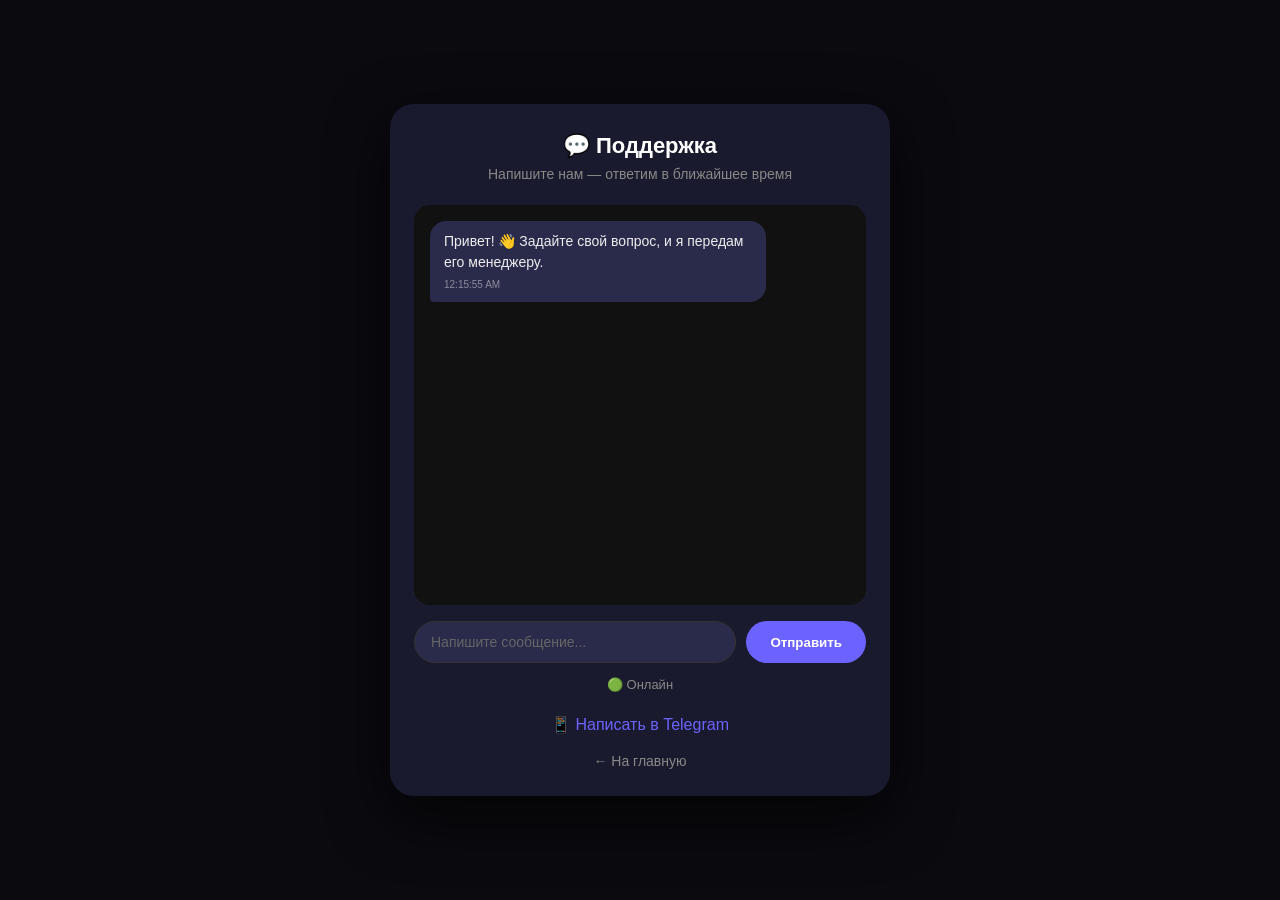
<file: chat.html>
<!DOCTYPE html>
<html lang="ru">
<head>
    <meta charset="UTF-8" />
    <meta name="viewport" content="width=device-width, initial-scale=1.0" />
    <title>Чат с поддержкой — AI Solutions</title>
    <link rel="stylesheet" href="style.css" />
    <style>
        body {
            background: #0a0a0f;
            display: flex;
            justify-content: center;
            align-items: center;
            min-height: 100vh;
            margin: 0;
            padding: 20px;
            font-family: 'Inter', sans-serif;
        }
        .chat-wrapper {
            max-width: 500px;
            width: 100%;
            background: #1a1a2e;
            border-radius: 24px;
            padding: 24px;
            box-shadow: 0 20px 60px rgba(0,0,0,0.6);
        }
        .chat-header {
            text-align: center;
            margin-bottom: 20px;
        }
        .chat-header h1 {
            font-size: 22px;
            color: #fff;
        }
        .chat-header p {
            color: #888;
            font-size: 14px;
        }
        .chat-messages {
            background: #111;
            border-radius: 16px;
            padding: 16px;
            height: 400px;
            overflow-y: auto;
            display: flex;
            flex-direction: column;
            gap: 8px;
            margin-bottom: 16px;
        }
        .message {
            max-width: 80%;
            padding: 10px 14px;
            border-radius: 16px;
            font-size: 14px;
            line-height: 1.5;
        }
        .message.user {
            background: #6c63ff;
            align-self: flex-end;
            border-bottom-right-radius: 4px;
            color: #fff;
        }
        .message.bot {
            background: #2a2a4a;
            align-self: flex-start;
            border-bottom-left-radius: 4px;
            color: #eee;
        }
        .message .time {
            display: block;
            font-size: 10px;
            opacity: 0.5;
            margin-top: 4px;
        }
        .chat-input {
            display: flex;
            gap: 10px;
        }
        .chat-input input {
            flex: 1;
            padding: 12px 16px;
            border-radius: 30px;
            border: 1px solid #333;
            background: #2a2a4a;
            color: #fff;
            font-size: 14px;
            outline: none;
        }
        .chat-input input::placeholder {
            color: #666;
        }
        .chat-input button {
            padding: 12px 24px;
            border-radius: 30px;
            border: none;
            background: #6c63ff;
            color: #fff;
            font-weight: 600;
            cursor: pointer;
            transition: 0.2s;
        }
        .chat-input button:hover {
            background: #5a52d5;
        }
        .status {
            text-align: center;
            font-size: 13px;
            color: #888;
            margin-top: 12px;
        }
        .status.sent { color: #4caf50; }
        .status.error { color: #f44336; }
        .telegram-link {
            display: block;
            text-align: center;
            margin-top: 16px;
            color: #6c63ff;
            text-decoration: none;
            font-weight: 500;
        }
        .telegram-link:hover {
            text-decoration: underline;
        }
        .back-link {
            display: block;
            text-align: center;
            margin-top: 12px;
            color: #666;
            font-size: 14px;
        }
        .back-link a {
            color: #888;
            text-decoration: none;
        }
        .back-link a:hover {
            color: #fff;
        }
    </style>
</head>
<body>
    <div class="chat-wrapper">
        <div class="chat-header">
            <h1>💬 Поддержка</h1>
            <p>Напишите нам — ответим в ближайшее время</p>
        </div>
        <div class="chat-messages" id="messages">
            <div class="message bot">
                Привет! 👋 Задайте свой вопрос, и я передам его менеджеру.
                <span class="time">только что</span>
            </div>
        </div>
        <div class="chat-input">
            <input type="text" id="input" placeholder="Напишите сообщение..." />
            <button id="sendBtn">Отправить</button>
        </div>
        <div class="status" id="status">🟢 Онлайн</div>
        <a href="https://t.me/AI_Solutions_bot" target="_blank" class="telegram-link">📱 Написать в Telegram</a>
        <div class="back-link"><a href="index.html">← На главную</a></div>
    </div>

    <script>
        // === ТВОИ ДАННЫЕ ===
        const BOT_TOKEN = "8894799192:AAHgu_i-l42bdgdt1bOJqRk6bhNztJn-IAM";
        const OWNER_ID = "7857085268";
        // ===================

        const messagesDiv = document.getElementById('messages');
        const input = document.getElementById('input');
        const sendBtn = document.getElementById('sendBtn');
        const statusDiv = document.getElementById('status');

        let messages = JSON.parse(localStorage.getItem('chatMessages') || '[]');

        function addMessage(text, sender) {
            const div = document.createElement('div');
            div.className = `message ${sender}`;
            const time = new Date().toLocaleTimeString();
            div.innerHTML = text + ` <span class="time">${time}</span>`;
            messagesDiv.appendChild(div);
            messagesDiv.scrollTop = messagesDiv.scrollHeight;
            messages.push({ text, sender, time });
            localStorage.setItem('chatMessages', JSON.stringify(messages));
        }

        function loadMessages() {
            messagesDiv.innerHTML = '';
            if (messages.length === 0) {
                addMessage('Привет! 👋 Задайте свой вопрос, и я передам его менеджеру.', 'bot');
                return;
            }
            messages.forEach(msg => {
                const div = document.createElement('div');
                div.className = `message ${msg.sender}`;
                div.innerHTML = msg.text + ` <span class="time">${msg.time}</span>`;
                messagesDiv.appendChild(div);
            });
            messagesDiv.scrollTop = messagesDiv.scrollHeight;
        }

        async function sendMessage() {
            const text = input.value.trim();
            if (!text) return;
            input.value = '';
            addMessage(text, 'user');
            statusDiv.textContent = '⏳ Отправка...';
            statusDiv.className = 'status';

            try {
                const url = `https://api.telegram.org/bot${BOT_TOKEN}/sendMessage`;
                const response = await fetch(url, {
                    method: 'POST',
                    headers: { 'Content-Type': 'application/json' },
                    body: JSON.stringify({
                        chat_id: OWNER_ID,
                        text: `📩 Новое сообщение с сайта:\n\n${text}`,
                        parse_mode: 'HTML'
                    })
                });

                if (response.ok) {
                    statusDiv.textContent = '✅ Сообщение отправлено!';
                    statusDiv.className = 'status sent';
                } else {
                    statusDiv.textContent = '❌ Ошибка отправки';
                    statusDiv.className = 'status error';
                }
            } catch (error) {
                statusDiv.textContent = '❌ Ошибка соединения';
                statusDiv.className = 'status error';
            }
        }

        sendBtn.addEventListener('click', sendMessage);
        input.addEventListener('keydown', (e) => {
            if (e.key === 'Enter') sendMessage();
        });

        loadMessages();
    </script>
</body>
</html>
</file>
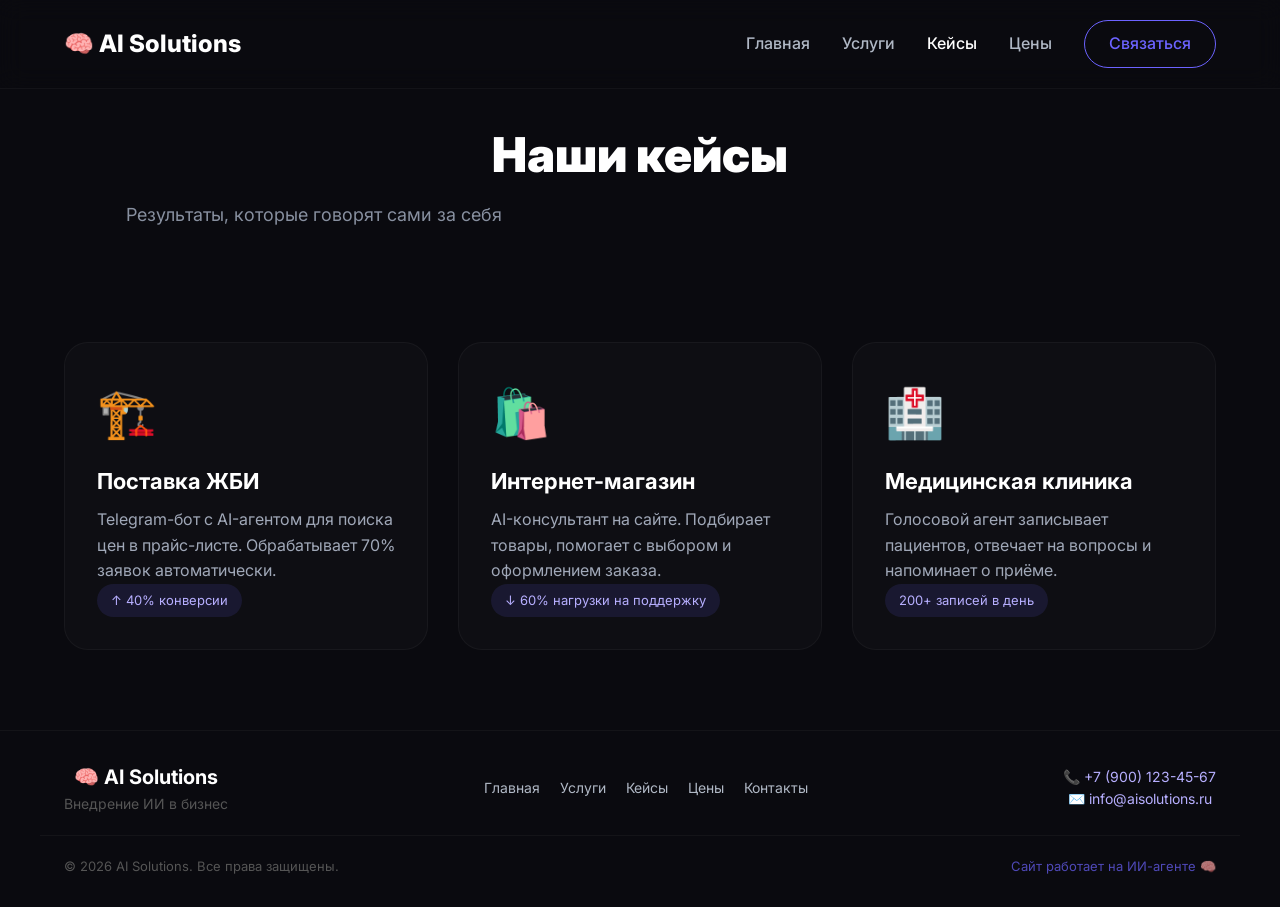
<file: pages/cases.html>
<!DOCTYPE html>
<html lang="ru">
<head>
    <meta charset="UTF-8" />
    <meta name="viewport" content="width=device-width, initial-scale=1.0" />
    <title>Кейсы — AI Solutions</title>
    <link rel="stylesheet" href="../style.css" />
    <link href="https://fonts.googleapis.com/css2?family=Inter:wght@400;500;600;700;800;900&display=swap" rel="stylesheet" />
</head>
<body>
    <header class="header">
        <div class="container header-inner">
            <a href="../index.html" class="logo">🧠 AI Solutions</a>
            <nav class="nav">
                <a href="../index.html">Главная</a>
                <a href="services.html">Услуги</a>
                <a href="cases.html" class="active">Кейсы</a>
                <a href="pricing.html">Цены</a>
                <a href="contact.html" class="btn-outline">Связаться</a>
            </nav>
        </div>
    </header>

    <section class="hero" style="padding: 40px 0;">
        <div class="container">
            <h1 style="text-align:center;">Наши кейсы</h1>
            <p style="text-align:center;color:#8890a0;font-size:18px;">Результаты, которые говорят сами за себя</p>
        </div>
    </section>

    <section style="padding: 40px 0 80px;">
        <div class="container">
            <div style="display:grid;grid-template-columns:repeat(auto-fit,minmax(260px,1fr));gap:30px;">
                <div style="background:rgba(255,255,255,0.02);padding:32px;border-radius:24px;border:1px solid rgba(255,255,255,0.04);">
                    <div style="font-size:48px;margin-bottom:12px;">🏗️</div>
                    <h4 style="font-size:22px;margin-bottom:8px;">Поставка ЖБИ</h4>
                    <p style="color:#a0a8b8;">Telegram-бот с AI-агентом для поиска цен в прайс-листе. Обрабатывает 70% заявок автоматически.</p>
                    <span style="display:inline-block;background:rgba(108,99,255,0.12);color:#b7afff;padding:6px 14px;border-radius:20px;font-size:13px;">↑ 40% конверсии</span>
                </div>
                <div style="background:rgba(255,255,255,0.02);padding:32px;border-radius:24px;border:1px solid rgba(255,255,255,0.04);">
                    <div style="font-size:48px;margin-bottom:12px;">🛍️</div>
                    <h4 style="font-size:22px;margin-bottom:8px;">Интернет-магазин</h4>
                    <p style="color:#a0a8b8;">AI-консультант на сайте. Подбирает товары, помогает с выбором и оформлением заказа.</p>
                    <span style="display:inline-block;background:rgba(108,99,255,0.12);color:#b7afff;padding:6px 14px;border-radius:20px;font-size:13px;">↓ 60% нагрузки на поддержку</span>
                </div>
                <div style="background:rgba(255,255,255,0.02);padding:32px;border-radius:24px;border:1px solid rgba(255,255,255,0.04);">
                    <div style="font-size:48px;margin-bottom:12px;">🏥</div>
                    <h4 style="font-size:22px;margin-bottom:8px;">Медицинская клиника</h4>
                    <p style="color:#a0a8b8;">Голосовой агент записывает пациентов, отвечает на вопросы и напоминает о приёме.</p>
                    <span style="display:inline-block;background:rgba(108,99,255,0.12);color:#b7afff;padding:6px 14px;border-radius:20px;font-size:13px;">200+ записей в день</span>
                </div>
            </div>
        </div>
    </section>

    <footer class="footer">
        <div class="container footer-inner">
            <div>
                <p class="footer-logo">🧠 AI Solutions</p>
                <p>Внедрение ИИ в бизнес</p>
            </div>
            <nav class="footer-nav">
                <a href="../index.html">Главная</a>
                <a href="services.html">Услуги</a>
                <a href="cases.html">Кейсы</a>
                <a href="pricing.html">Цены</a>
                <a href="contact.html">Контакты</a>
            </nav>
            <div class="footer-contacts">
                <a href="tel:+79001234567">📞 +7 (900) 123-45-67</a>
                <a href="mailto:info@aisolutions.ru">✉️ info@aisolutions.ru</a>
            </div>
        </div>
        <div class="container footer-bottom">
            <p>© 2026 AI Solutions. Все права защищены.</p>
            <p class="footer-ai">Сайт работает на ИИ-агенте 🧠</p>
        </div>
    </footer>

    <script src="../script.js"></script>
</body>
</html>
</file>
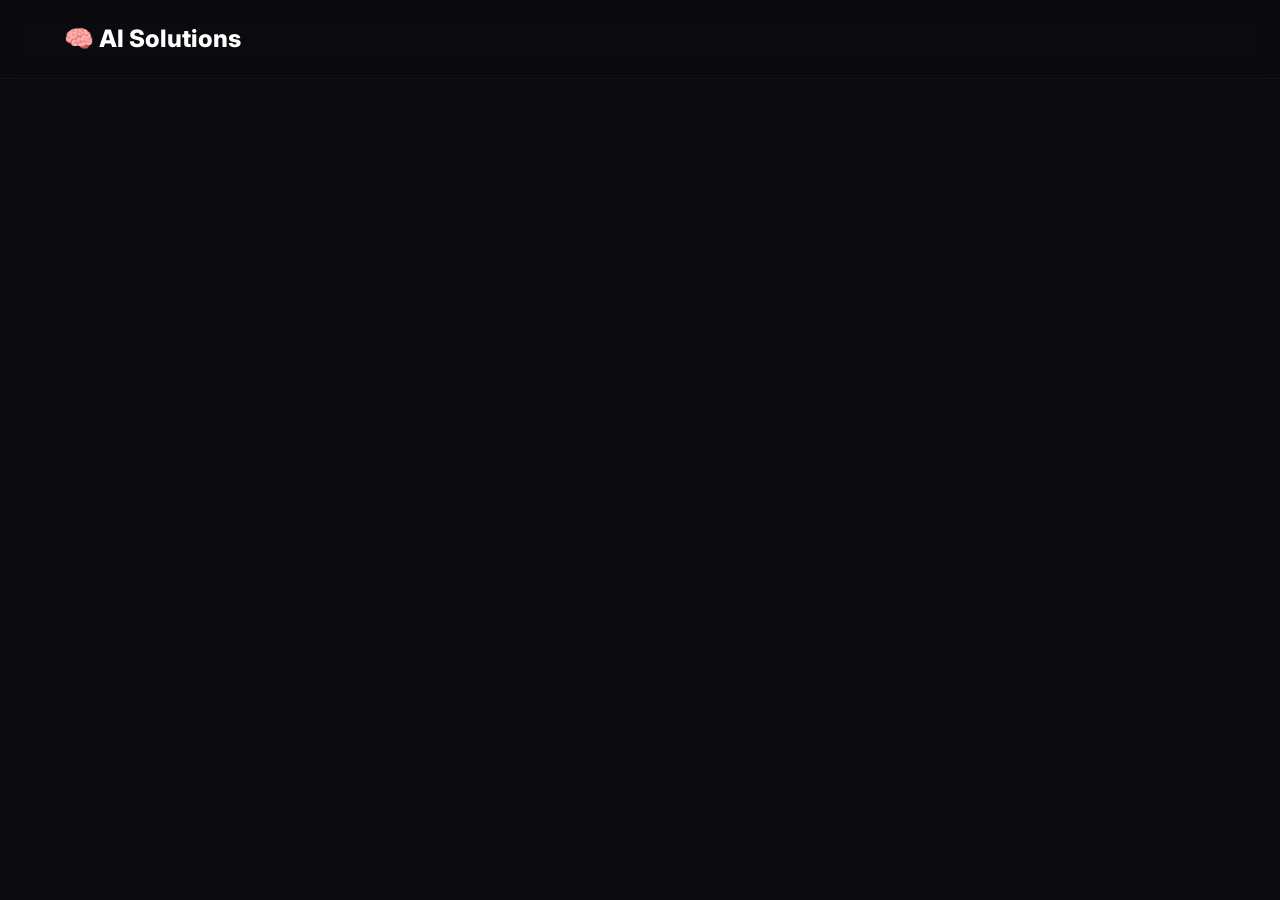
<file: pages/contact.html>
<!DOCTYPE html>
<html lang="ru">
<head>
    <meta charset="UTF-8" />
    <meta name="viewport" content="width=device-width, initial-scale=1.0" />
    <title>Контакты — AI Solutions</title>
    <link rel="stylesheet" href="../style.css" />
    <link href="https://fonts.googleapis.com/css2?family=Inter:wght@400;500;600;700;800;900&display=swap" rel="stylesheet" />
</head>
<body>
    <header class="header">
        <div class="container header-inner">
            <a href="../index.html" class="logo">🧠 AI Solutions</a
</file>
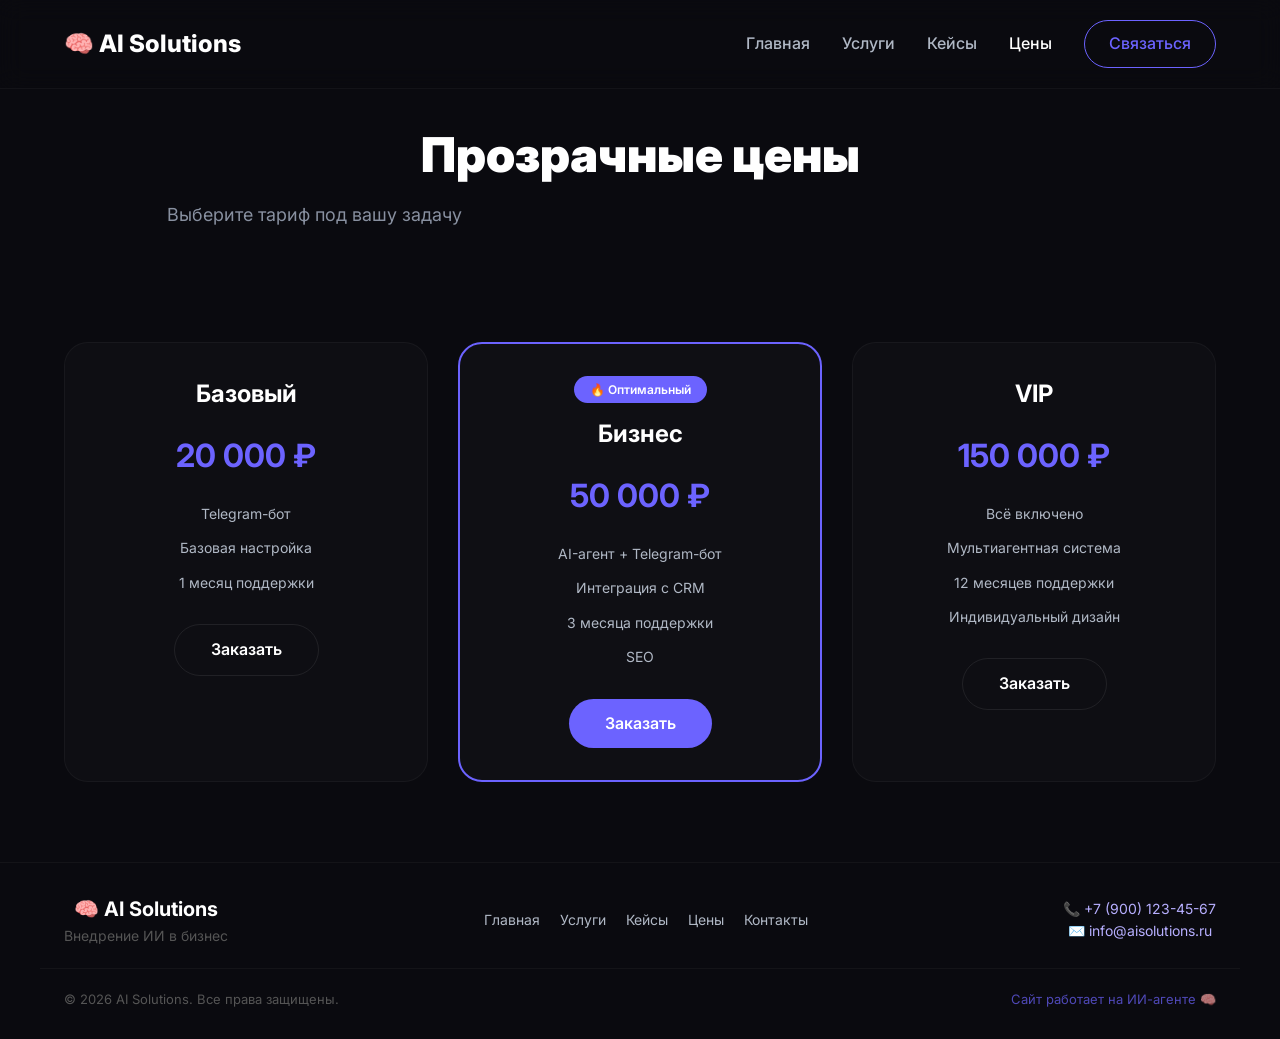
<file: pages/pricing.html>
<!DOCTYPE html>
<html lang="ru">
<head>
    <meta charset="UTF-8" />
    <meta name="viewport" content="width=device-width, initial-scale=1.0" />
    <title>Цены — AI Solutions</title>
    <link rel="stylesheet" href="../style.css" />
    <link href="https://fonts.googleapis.com/css2?family=Inter:wght@400;500;600;700;800;900&display=swap" rel="stylesheet" />
</head>
<body>
    <header class="header">
        <div class="container header-inner">
            <a href="../index.html" class="logo">🧠 AI Solutions</a>
            <nav class="nav">
                <a href="../index.html">Главная</a>
                <a href="services.html">Услуги</a>
                <a href="cases.html">Кейсы</a>
                <a href="pricing.html" class="active">Цены</a>
                <a href="contact.html" class="btn-outline">Связаться</a>
            </nav>
        </div>
    </header>

    <section class="hero" style="padding: 40px 0;">
        <div class="container">
            <h1 style="text-align:center;">Прозрачные цены</h1>
            <p style="text-align:center;color:#8890a0;font-size:18px;">Выберите тариф под вашу задачу</p>
        </div>
    </section>

    <section style="padding: 40px 0 80px;">
        <div class="container">
            <div style="display:grid;grid-template-columns:repeat(auto-fit,minmax(260px,1fr));gap:30px;">
                <div style="background:rgba(255,255,255,0.02);padding:32px;border-radius:24px;border:1px solid rgba(255,255,255,0.04);text-align:center;">
                    <h3 style="font-size:24px;margin-bottom:8px;">Базовый</h3>
                    <div style="font-size:32px;font-weight:700;color:#6c63ff;margin:16px 0;">20 000 ₽</div>
                    <ul style="list-style:none;padding:0;margin-bottom:24px;">
                        <li style="padding:6px 0;color:#b0b8c5;font-size:14px;">Telegram-бот</li>
                        <li style="padding:6px 0;color:#b0b8c5;font-size:14px;">Базовая настройка</li>
                        <li style="padding:6px 0;color:#b0b8c5;font-size:14px;">1 месяц поддержки</li>
                    </ul>
                    <a href="contact.html" style="display:inline-block;background:transparent;color:#fff;padding:12px 36px;border-radius:40px;border:1px solid rgba(255,255,255,0.08);text-decoration:none;font-weight:600;">Заказать</a>
                </div>
                <div style="background:rgba(255,255,255,0.02);padding:32px;border-radius:24px;border:2px solid #6c63ff;text-align:center;position:relative;">
                    <span style="display:inline-block;background:#6c63ff;color:#fff;padding:4px 16px;border-radius:40px;font-size:12px;font-weight:600;margin-bottom:12px;">🔥 Оптимальный</span>
                    <h3 style="font-size:24px;margin-bottom:8px;">Бизнес</h3>
                    <div style="font-size:32px;font-weight:700;color:#6c63ff;margin:16px 0;">50 000 ₽</div>
                    <ul style="list-style:none;padding:0;margin-bottom:24px;">
                        <li style="padding:6px 0;color:#b0b8c5;font-size:14px;">AI-агент + Telegram-бот</li>
                        <li style="padding:6px 0;color:#b0b8c5;font-size:14px;">Интеграция с CRM</li>
                        <li style="padding:6px 0;color:#b0b8c5;font-size:14px;">3 месяца поддержки</li>
                        <li style="padding:6px 0;color:#b0b8c5;font-size:14px;">SEO</li>
                    </ul>
                    <a href="contact.html" style="display:inline-block;background:#6c63ff;color:#fff;padding:12px 36px;border-radius:40px;text-decoration:none;font-weight:600;">Заказать</a>
                </div>
                <div style="background:rgba(255,255,255,0.02);padding:32px;border-radius:24px;border:1px solid rgba(255,255,255,0.04);text-align:center;">
                    <h3 style="font-size:24px;margin-bottom:8px;">VIP</h3>
                    <div style="font-size:32px;font-weight:700;color:#6c63ff;margin:16px 0;">150 000 ₽</div>
                    <ul style="list-style:none;padding:0;margin-bottom:24px;">
                        <li style="padding:6px 0;color:#b0b8c5;font-size:14px;">Всё включено</li>
                        <li style="padding:6px 0;color:#b0b8c5;font-size:14px;">Мультиагентная система</li>
                        <li style="padding:6px 0;color:#b0b8c5;font-size:14px;">12 месяцев поддержки</li>
                        <li style="padding:6px 0;color:#b0b8c5;font-size:14px;">Индивидуальный дизайн</li>
                    </ul>
                    <a href="contact.html" style="display:inline-block;background:transparent;color:#fff;padding:12px 36px;border-radius:40px;border:1px solid rgba(255,255,255,0.08);text-decoration:none;font-weight:600;">Заказать</a>
                </div>
            </div>
        </div>
    </section>

    <footer class="footer">
        <div class="container footer-inner">
            <div>
                <p class="footer-logo">🧠 AI Solutions</p>
                <p>Внедрение ИИ в бизнес</p>
            </div>
            <nav class="footer-nav">
                <a href="../index.html">Главная</a>
                <a href="services.html">Услуги</a>
                <a href="cases.html">Кейсы</a>
                <a href="pricing.html">Цены</a>
                <a href="contact.html">Контакты</a>
            </nav>
            <div class="footer-contacts">
                <a href="tel:+79001234567">📞 +7 (900) 123-45-67</a>
                <a href="mailto:info@aisolutions.ru">✉️ info@aisolutions.ru</a>
            </div>
        </div>
        <div class="container footer-bottom">
            <p>© 2026 AI Solutions. Все права защищены.</p>
            <p class="footer-ai">Сайт работает на ИИ-агенте 🧠</p>
        </div>
    </footer>

    <script src="../script.js"></script>
</body>
</html>
</file>
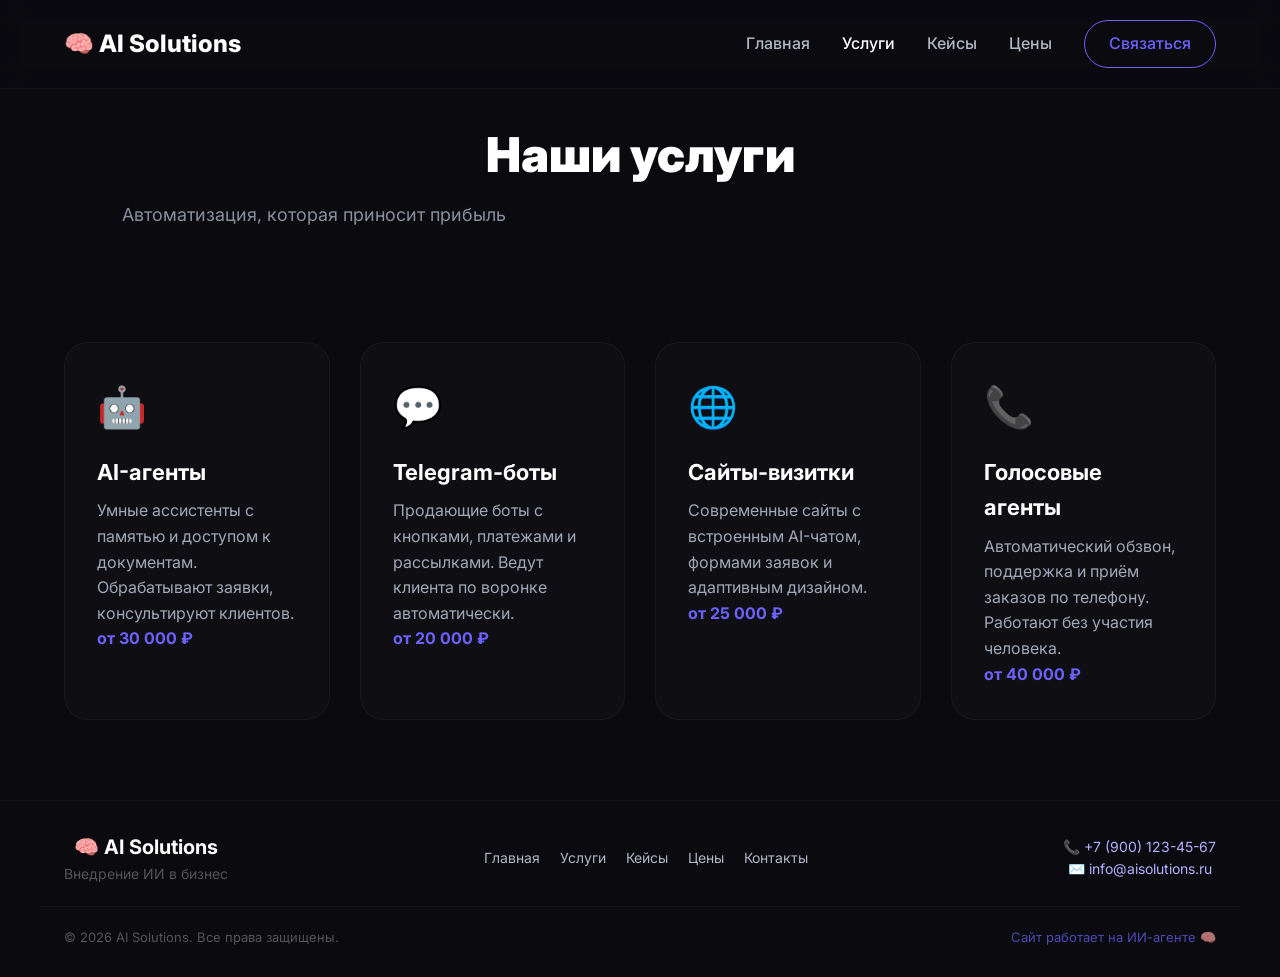
<file: pages/services.html>
<!DOCTYPE html>
<html lang="ru">
<head>
    <meta charset="UTF-8" />
    <meta name="viewport" content="width=device-width, initial-scale=1.0" />
    <title>Услуги — AI Solutions</title>
    <link rel="stylesheet" href="../style.css" />
    <link href="https://fonts.googleapis.com/css2?family=Inter:wght@400;500;600;700;800;900&display=swap" rel="stylesheet" />
</head>
<body>
    <header class="header">
        <div class="container header-inner">
            <a href="../index.html" class="logo">🧠 AI Solutions</a>
            <nav class="nav">
                <a href="../index.html">Главная</a>
                <a href="services.html" class="active">Услуги</a>
                <a href="cases.html">Кейсы</a>
                <a href="pricing.html">Цены</a>
                <a href="contact.html" class="btn-outline">Связаться</a>
            </nav>
        </div>
    </header>

    <section class="hero" style="padding: 40px 0;">
        <div class="container">
            <h1 style="text-align:center;">Наши услуги</h1>
            <p style="text-align:center;color:#8890a0;font-size:18px;">Автоматизация, которая приносит прибыль</p>
        </div>
    </section>

    <section style="padding: 40px 0 80px;">
        <div class="container">
            <div style="display:grid;grid-template-columns:repeat(auto-fit,minmax(260px,1fr));gap:30px;">
                <div style="background:rgba(255,255,255,0.02);padding:32px;border-radius:24px;border:1px solid rgba(255,255,255,0.04);">
                    <div style="font-size:40px;margin-bottom:16px;">🤖</div>
                    <h3 style="font-size:22px;margin-bottom:8px;">AI-агенты</h3>
                    <p style="color:#a0a8b8;">Умные ассистенты с памятью и доступом к документам. Обрабатывают заявки, консультируют клиентов.</p>
                    <span style="color:#6c63ff;font-weight:700;">от 30 000 ₽</span>
                </div>
                <div style="background:rgba(255,255,255,0.02);padding:32px;border-radius:24px;border:1px solid rgba(255,255,255,0.04);">
                    <div style="font-size:40px;margin-bottom:16px;">💬</div>
                    <h3 style="font-size:22px;margin-bottom:8px;">Telegram-боты</h3>
                    <p style="color:#a0a8b8;">Продающие боты с кнопками, платежами и рассылками. Ведут клиента по воронке автоматически.</p>
                    <span style="color:#6c63ff;font-weight:700;">от 20 000 ₽</span>
                </div>
                <div style="background:rgba(255,255,255,0.02);padding:32px;border-radius:24px;border:1px solid rgba(255,255,255,0.04);">
                    <div style="font-size:40px;margin-bottom:16px;">🌐</div>
                    <h3 style="font-size:22px;margin-bottom:8px;">Сайты-визитки</h3>
                    <p style="color:#a0a8b8;">Современные сайты с встроенным AI-чатом, формами заявок и адаптивным дизайном.</p>
                    <span style="color:#6c63ff;font-weight:700;">от 25 000 ₽</span>
                </div>
                <div style="background:rgba(255,255,255,0.02);padding:32px;border-radius:24px;border:1px solid rgba(255,255,255,0.04);">
                    <div style="font-size:40px;margin-bottom:16px;">📞</div>
                    <h3 style="font-size:22px;margin-bottom:8px;">Голосовые агенты</h3>
                    <p style="color:#a0a8b8;">Автоматический обзвон, поддержка и приём заказов по телефону. Работают без участия человека.</p>
                    <span style="color:#6c63ff;font-weight:700;">от 40 000 ₽</span>
                </div>
            </div>
        </div>
    </section>

    <footer class="footer">
        <div class="container footer-inner">
            <div>
                <p class="footer-logo">🧠 AI Solutions</p>
                <p>Внедрение ИИ в бизнес</p>
            </div>
            <nav class="footer-nav">
                <a href="../index.html">Главная</a>
                <a href="services.html">Услуги</a>
                <a href="cases.html">Кейсы</a>
                <a href="pricing.html">Цены</a>
                <a href="contact.html">Контакты</a>
            </nav>
            <div class="footer-contacts">
                <a href="tel:+79001234567">📞 +7 (900) 123-45-67</a>
                <a href="mailto:info@aisolutions.ru">✉️ info@aisolutions.ru</a>
            </div>
        </div>
        <div class="container footer-bottom">
            <p>© 2026 AI Solutions. Все права защищены.</p>
            <p class="footer-ai">Сайт работает на ИИ-агенте 🧠</p>
        </div>
    </footer>

    <script src="../script.js"></script>
</body>
</html>
</file>
<file: style.css>
/* === БАЗА === */
* {
    margin: 0;
    padding: 0;
    box-sizing: border-box;
}

body {
    font-family: 'Inter', sans-serif;
    background: #0a0a0f;
    color: #fff;
    line-height: 1.6;
    transition: background 0.3s ease, color 0.3s ease;
}

.container {
    max-width: 1200px;
    margin: 0 auto;
    padding: 0 24px;
}

/* === HEADER === */
.header {
    padding: 20px 0;
    border-bottom: 1px solid rgba(255, 255, 255, 0.04);
    position: sticky;
    top: 0;
    background: rgba(10, 10, 15, 0.8);
    backdrop-filter: blur(12px);
    z-index: 100;
    transition: background 0.3s ease, border-color 0.3s ease;
}

.header-inner {
    display: flex;
    justify-content: space-between;
    align-items: center;
}

.logo {
    font-size: 24px;
    font-weight: 800;
    text-decoration: none;
    color: #fff;
    transition: color 0.3s ease;
}

.nav {
    display: flex;
    gap: 32px;
    align-items: center;
}

.nav a {
    color: #b0b8c5;
    text-decoration: none;
    font-weight: 500;
    transition: color 0.2s ease;
}

.nav a:hover,
.nav a.active {
    color: #fff;
}

.btn-outline {
    background: transparent;
    border: 1px solid #6c63ff;
    padding: 10px 24px;
    border-radius: 40px;
    color: #6c63ff !important;
    font-weight: 600;
    transition: background 0.3s ease, color 0.3s ease;
}

.btn-outline:hover {
    background: #6c63ff;
    color: #fff !important;
}

/* === КНОПКА ТЕМ === */
.theme-toggle {
    background: none;
    border: none;
    font-size: 24px;
    cursor: pointer;
    padding: 8px 12px;
    border-radius: 50%;
    transition: background 0.2s ease;
    color: inherit;
}

.theme-toggle:hover {
    background: rgba(255, 255, 255, 0.1);
}

body.light-theme .theme-toggle:hover {
    background: rgba(0, 0, 0, 0.06);
}

/* === HERO === */
.hero {
    padding: 80px 0 60px;
    background: #0a0a0f;
    transition: background 0.3s ease;
}

.hero-grid {
    display: grid;
    grid-template-columns: 1fr 1fr;
    gap: 60px;
    align-items: center;
}

.badge {
    display: inline-block;
    background: rgba(108, 99, 255, 0.12);
    color: #b7afff;
    padding: 6px 18px;
    border-radius: 40px;
    font-size: 13px;
    font-weight: 600;
    margin-bottom: 20px;
    border: 1px solid rgba(108, 99, 255, 0.15);
    transition: background 0.3s ease, color 0.3s ease, border-color 0.3s ease;
}

.hero h1 {
    font-size: 48px;
    font-weight: 900;
    line-height: 1.1;
    margin-bottom: 20px;
}

.gradient-text {
    background: linear-gradient(135deg, #6c63ff, #a78bfa);
    -webkit-background-clip: text;
    -webkit-text-fill-color: transparent;
}

.hero p {
    font-size: 18px;
    color: #a0a8b8;
    margin-bottom: 32px;
    max-width: 500px;
    transition: color 0.3s ease;
}

.hero-buttons {
    display: flex;
    gap: 16px;
    flex-wrap: wrap;
    margin-bottom: 40px;
}

.btn-primary {
    background: linear-gradient(135deg, #6c63ff, #3b31d4);
    color: #fff;
    padding: 14px 36px;
    border-radius: 40px;
    font-weight: 600;
    text-decoration: none;
    display: inline-block;
    border: none;
    cursor: pointer;
    transition: transform 0.2s ease, box-shadow 0.2s ease;
}

.btn-primary:hover {
    transform: translateY(-2px);
    box-shadow: 0 0 30px rgba(108, 99, 255, 0.3);
}

.btn-secondary {
    color: #b0b8c5;
    padding: 14px 36px;
    border-radius: 40px;
    font-weight: 600;
    text-decoration: none;
    border: 1px solid rgba(255, 255, 255, 0.08);
    transition: color 0.3s ease, border-color 0.3s ease;
}

.btn-secondary:hover {
    color: #fff;
    border-color: rgba(255, 255, 255, 0.2);
}

.hero-stats {
    display: flex;
    gap: 40px;
}

.hero-stats span {
    display: block;
    font-size: 28px;
    font-weight: 800;
    color: #fff;
    transition: color 0.3s ease;
}

.hero-stats div {
    color: #8890a0;
    font-size: 14px;
    transition: color 0.3s ease;
}

/* === ДЕМО-ЧАТ === */
.demo-chat {
    background: rgba(255, 255, 255, 0.03);
    border-radius: 24px;
    border: 1px solid rgba(255, 255, 255, 0.06);
    overflow: hidden;
    max-width: 400px;
    margin: 0 auto;
    transition: background 0.3s ease, border-color 0.3s ease;
}

.demo-header {
    padding: 16px 20px;
    font-weight: 600;
    border-bottom: 1px solid rgba(255, 255, 255, 0.06);
    transition: border-color 0.3s ease;
}

.demo-body {
    padding: 20px;
    display: flex;
    flex-direction: column;
    gap: 12px;
}

.msg {
    padding: 12px 16px;
    border-radius: 16px;
    max-width: 85%;
    font-size: 14px;
}

.msg.bot {
    background: rgba(255, 255, 255, 0.06);
    align-self: flex-start;
    transition: background 0.3s ease;
}

.msg.user {
    background: #6c63ff;
    align-self: flex-end;
}

/* === ПРЕИМУЩЕСТВА === */
.features {
    padding: 80px 0;
    border-top: 1px solid rgba(255, 255, 255, 0.04);
    transition: border-color 0.3s ease;
}

h2 {
    font-size: 36px;
    font-weight: 800;
    text-align: center;
}

.subtitle {
    text-align: center;
    color: #8890a0;
    margin-bottom: 48px;
    font-size: 18px;
    transition: color 0.3s ease;
}

.features-grid {
    display: grid;
    grid-template-columns: repeat(auto-fit, minmax(240px, 1fr));
    gap: 30px;
}

.feature-card {
    background: rgba(255, 255, 255, 0.02);
    padding: 32px;
    border-radius: 24px;
    text-align: center;
    border: 1px solid rgba(255, 255, 255, 0.04);
    transition: background 0.3s ease, border-color 0.3s ease, transform 0.2s ease;
}

.feature-card:hover {
    background: rgba(255, 255, 255, 0.04);
    border-color: rgba(108, 99, 255, 0.2);
    transform: translateY(-4px);
}

.feature-card .icon {
    font-size: 40px;
    margin-bottom: 16px;
}

.feature-card h3 {
    font-size: 20px;
    margin-bottom: 8px;
}

.feature-card p {
    color: #a0a8b8;
    transition: color 0.3s ease;
}

/* === CTA === */
.cta {
    padding: 80px 0;
    background: rgba(108, 99, 255, 0.04);
    border-top: 1px solid rgba(108, 99, 255, 0.08);
    transition: background 0.3s ease, border-color 0.3s ease;
}

.cta-inner {
    text-align: center;
}

.cta h2 {
    margin-bottom: 16px;
}

.cta p {
    color: #a0a8b8;
    margin-bottom: 32px;
    font-size: 18px;
    transition: color 0.3s ease;
}

/* === ФУТЕР === */
.footer {
    border-top: 1px solid rgba(255, 255, 255, 0.04);
    padding: 30px 0;
    text-align: center;
    font-size: 14px;
    color: #555;
    transition: border-color 0.3s ease, color 0.3s ease;
}

.footer-inner {
    display: flex;
    justify-content: space-between;
    align-items: center;
    flex-wrap: wrap;
    gap: 20px;
    margin-bottom: 20px;
}

.footer-logo {
    font-size: 20px;
    font-weight: 700;
    color: #fff;
    transition: color 0.3s ease;
}

.footer-nav {
    display: flex;
    gap: 20px;
}

.footer-nav a {
    color: #b0b8c5;
    text-decoration: none;
    transition: color 0.2s ease;
}

.footer-nav a:hover {
    color: #fff;
}

.footer-contacts a {
    color: #b7afff;
    text-decoration: none;
    display: block;
    transition: color 0.2s ease;
}

.footer-contacts a:hover {
    color: #fff;
}

.footer-bottom {
    border-top: 1px solid rgba(255, 255, 255, 0.04);
    padding-top: 20px;
    display: flex;
    justify-content: space-between;
    font-size: 13px;
    color: #555;
    transition: border-color 0.3s ease, color 0.3s ease;
}

.footer-ai {
    color: #6c63ff;
    opacity: 0.7;
}

/* ============================================================ */
/* === СВЕТЛАЯ ТЕМА === */
/* ============================================================ */

body.light-theme {
    background: #f5f7fa;
    color: #1a1a2e;
}

body.light-theme .header {
    background: rgba(255, 255, 255, 0.92);
    border-bottom: 1px solid rgba(0, 0, 0, 0.06);
}

body.light-theme .logo {
    color: #1a1a2e;
}

body.light-theme .nav a {
    color: #333;
}

body.light-theme .nav a:hover,
body.light-theme .nav a.active {
    color: #6c63ff;
}

body.light-theme .hero {
    background: linear-gradient(135deg, #f0f2f8 0%, #e6e9f5 100%);
}

body.light-theme .hero p {
    color: #444;
}

body.light-theme .badge {
    background: rgba(108, 99, 255, 0.15);
    color: #4a42b5;
    border-color: rgba(108, 99, 255, 0.25);
}

body.light-theme .btn-secondary {
    color: #444;
    border-color: rgba(0, 0, 0, 0.15);
}

body.light-theme .btn-secondary:hover {
    color: #1a1a2e;
    border-color: rgba(0, 0, 0, 0.3);
}

body.light-theme .hero-stats span {
    color: #1a1a2e;
}

body.light-theme .hero-stats div {
    color: #666;
}

body.light-theme .demo-chat {
    background: #fff;
    border-color: rgba(0, 0, 0, 0.08);
}

body.light-theme .demo-header {
    border-bottom-color: rgba(0, 0, 0, 0.06);
}

body.light-theme .msg.bot {
    background: #eef0f5;
    color: #1a1a2e;
}

body.light-theme .features {
    border-top-color: rgba(0, 0, 0, 0.06);
}

body.light-theme .feature-card {
    background: #fff;
    border-color: rgba(0, 0, 0, 0.06);
}

body.light-theme .feature-card p {
    color: #555;
}

body.light-theme .feature-card:hover {
    border-color: rgba(108, 99, 255, 0.3);
}

body.light-theme .cta {
    background: rgba(108, 99, 255, 0.06);
    border-top-color: rgba(108, 99, 255, 0.12);
}

body.light-theme .cta p {
    color: #555;
}

body.light-theme .subtitle {
    color: #666;
}

body.light-theme .footer {
    background: #1a1a2e;
    color: #b0b8c5;
    border-top-color: rgba(255, 255, 255, 0.06);
}

body.light-theme .footer-logo {
    color: #fff;
}

body.light-theme .footer-nav a {
    color: #b0b8c5;
}

body.light-theme .footer-nav a:hover {
    color: #fff;
}

body.light-theme .footer-contacts a {
    color: #b7afff;
}

body.light-theme .footer-contacts a:hover {
    color: #fff;
}

body.light-theme .footer-bottom {
    border-top-color: rgba(255, 255, 255, 0.08);
    color: #8890a0;
}

body.light-theme .footer-ai {
    color: #6c63ff;
    opacity: 0.8;
}

/* ============================================================ */
/* === АДАПТИВ === */
/* ============================================================ */

@media (max-width: 992px) {
    .hero-grid {
        grid-template-columns: 1fr;
        text-align: center;
    }
    .hero h1 {
        font-size: 36px;
    }
    .hero p {
        max-width: 100%;
    }
    .hero-stats {
        justify-content: center;
    }
    .hero-buttons {
        justify-content: center;
    }
}

@media (max-width: 768px) {
    .nav {
        display: none;
    }
    .hero h1 {
        font-size: 28px;
    }
    .hero-stats {
        gap: 20px;
    }
    .footer-inner {
        flex-direction: column;
        text-align: center;
    }
    .footer-nav {
        flex-wrap: wrap;
        justify-content: center;
    }
    .footer-bottom {
        flex-direction: column;
        gap: 8px;
        text-align: center;
    }
    .theme-toggle {
        font-size: 20px;
        padding: 6px 10px;
    }
    .header-inner {
        flex-wrap: wrap;
        gap: 8px;
    }
}
</file>
